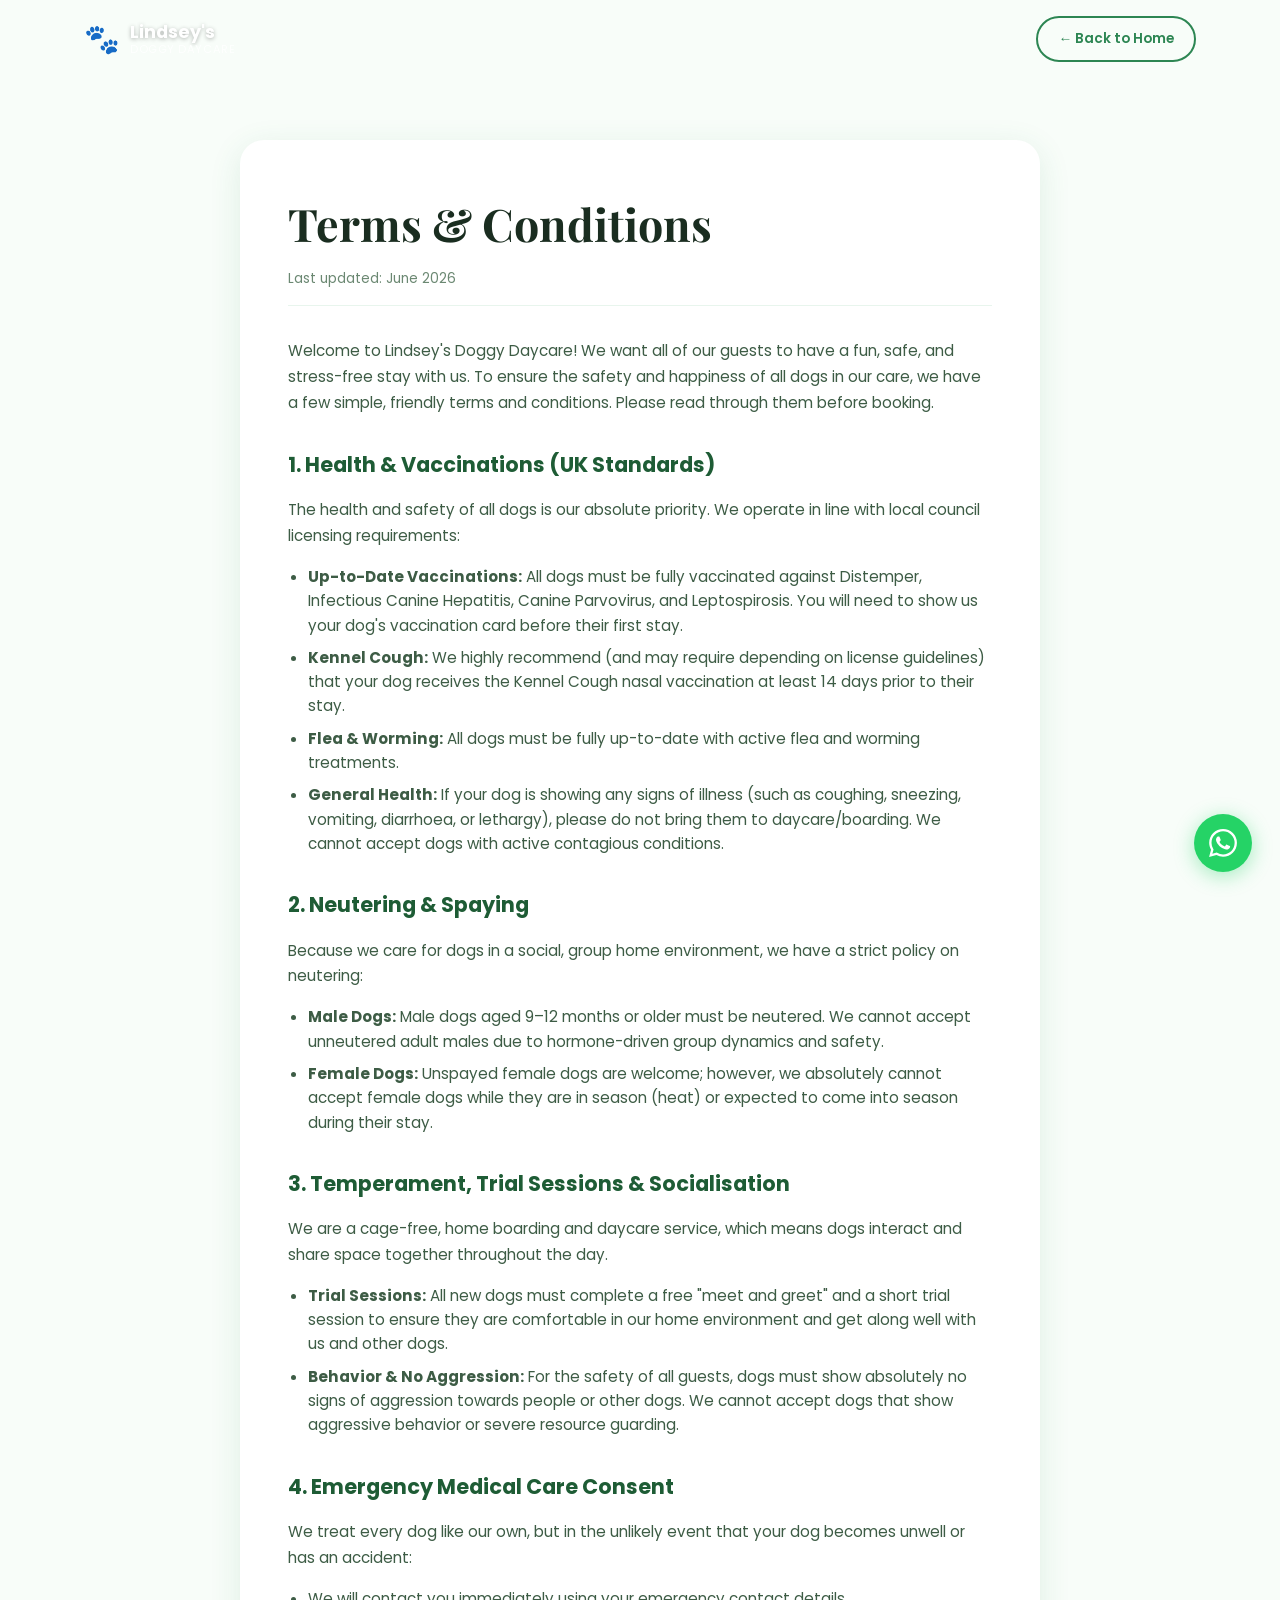
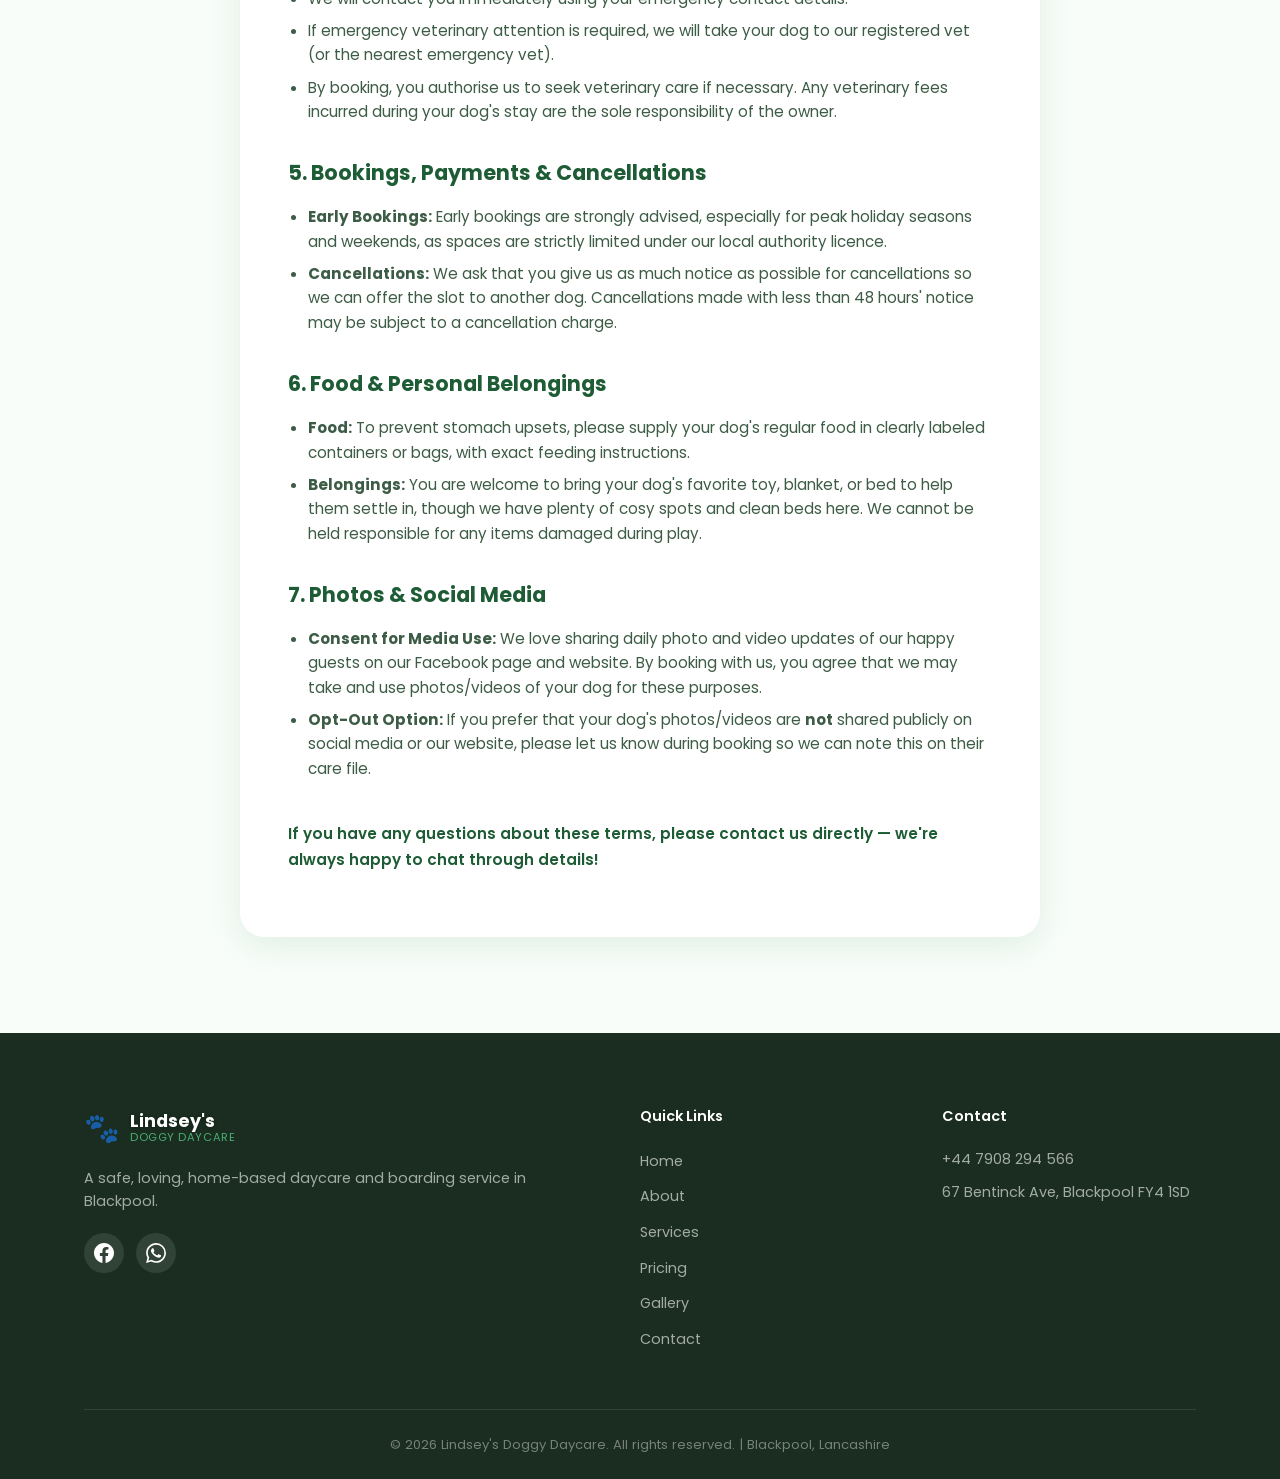
<file: terms.html>
<!DOCTYPE html>
<html lang="en">
<head>
  <meta charset="UTF-8" />
  <meta name="viewport" content="width=device-width, initial-scale=1.0" />
  <title>Terms & Conditions | Lindsey's Doggy Daycare</title>
  <meta name="description" content="Friendly terms & conditions for Lindsey's Doggy Daycare. Please review our vaccination, neutering, and health policies before booking." />
  <link rel="preconnect" href="https://fonts.googleapis.com" />
  <link rel="preconnect" href="https://fonts.gstatic.com" crossorigin />
  <link href="https://fonts.googleapis.com/css2?family=Poppins:wght@300;400;500;600;700&family=Playfair+Display:wght@700&display=swap" rel="stylesheet" />
  <link rel="stylesheet" href="css/style.css" />
</head>
<body>

  <!-- Navigation -->
  <nav id="navbar" class="scrolled">
    <div class="nav-container">
      <a href="index.html" class="logo">
        <span class="logo-paw">🐾</span>
        <div class="logo-text">
          <span class="logo-name">Lindsey's</span>
          <span class="logo-sub">Doggy Daycare</span>
        </div>
      </a>
      <a href="index.html" class="btn btn-outline-green btn-sm" style="border-radius: 50px;">← Back to Home</a>
    </div>
  </nav>

  <!-- Terms Content -->
  <main class="terms-section">
    <div class="container">
      <article class="terms-card">
        <h1>Terms & Conditions</h1>
        <p class="terms-meta">Last updated: June 2026</p>
        
        <div class="terms-content">
          <p>Welcome to Lindsey's Doggy Daycare! We want all of our guests to have a fun, safe, and stress-free stay with us. To ensure the safety and happiness of all dogs in our care, we have a few simple, friendly terms and conditions. Please read through them before booking.</p>

          <h2>1. Health & Vaccinations (UK Standards)</h2>
          <p>The health and safety of all dogs is our absolute priority. We operate in line with local council licensing requirements:</p>
          <ul>
            <li><strong>Up-to-Date Vaccinations:</strong> All dogs must be fully vaccinated against Distemper, Infectious Canine Hepatitis, Canine Parvovirus, and Leptospirosis. You will need to show us your dog's vaccination card before their first stay.</li>
            <li><strong>Kennel Cough:</strong> We highly recommend (and may require depending on license guidelines) that your dog receives the Kennel Cough nasal vaccination at least 14 days prior to their stay.</li>
            <li><strong>Flea & Worming:</strong> All dogs must be fully up-to-date with active flea and worming treatments.</li>
            <li><strong>General Health:</strong> If your dog is showing any signs of illness (such as coughing, sneezing, vomiting, diarrhoea, or lethargy), please do not bring them to daycare/boarding. We cannot accept dogs with active contagious conditions.</li>
          </ul>

          <h2>2. Neutering & Spaying</h2>
          <p>Because we care for dogs in a social, group home environment, we have a strict policy on neutering:</p>
          <ul>
            <li><strong>Male Dogs:</strong> Male dogs aged 9–12 months or older must be neutered. We cannot accept unneutered adult males due to hormone-driven group dynamics and safety.</li>
            <li><strong>Female Dogs:</strong> Unspayed female dogs are welcome; however, we absolutely cannot accept female dogs while they are in season (heat) or expected to come into season during their stay.</li>
          </ul>

          <h2>3. Temperament, Trial Sessions & Socialisation</h2>
          <p>We are a cage-free, home boarding and daycare service, which means dogs interact and share space together throughout the day.</p>
          <ul>
            <li><strong>Trial Sessions:</strong> All new dogs must complete a free "meet and greet" and a short trial session to ensure they are comfortable in our home environment and get along well with us and other dogs.</li>
            <li><strong>Behavior & No Aggression:</strong> For the safety of all guests, dogs must show absolutely no signs of aggression towards people or other dogs. We cannot accept dogs that show aggressive behavior or severe resource guarding.</li>
          </ul>

          <h2>4. Emergency Medical Care Consent</h2>
          <p>We treat every dog like our own, but in the unlikely event that your dog becomes unwell or has an accident:</p>
          <ul>
            <li>We will contact you immediately using your emergency contact details.</li>
            <li>If emergency veterinary attention is required, we will take your dog to our registered vet (or the nearest emergency vet).</li>
            <li>By booking, you authorise us to seek veterinary care if necessary. Any veterinary fees incurred during your dog's stay are the sole responsibility of the owner.</li>
          </ul>

          <h2>5. Bookings, Payments & Cancellations</h2>
          <ul>
            <li><strong>Early Bookings:</strong> Early bookings are strongly advised, especially for peak holiday seasons and weekends, as spaces are strictly limited under our local authority licence.</li>
            <li><strong>Cancellations:</strong> We ask that you give us as much notice as possible for cancellations so we can offer the slot to another dog. Cancellations made with less than 48 hours' notice may be subject to a cancellation charge.</li>
          </ul>

          <h2>6. Food & Personal Belongings</h2>
          <ul>
            <li><strong>Food:</strong> To prevent stomach upsets, please supply your dog's regular food in clearly labeled containers or bags, with exact feeding instructions.</li>
            <li><strong>Belongings:</strong> You are welcome to bring your dog's favorite toy, blanket, or bed to help them settle in, though we have plenty of cosy spots and clean beds here. We cannot be held responsible for any items damaged during play.</li>
          </ul>

          <h2>7. Photos & Social Media</h2>
          <ul>
            <li><strong>Consent for Media Use:</strong> We love sharing daily photo and video updates of our happy guests on our Facebook page and website. By booking with us, you agree that we may take and use photos/videos of your dog for these purposes.</li>
            <li><strong>Opt-Out Option:</strong> If you prefer that your dog's photos/videos are <strong>not</strong> shared publicly on social media or our website, please let us know during booking so we can note this on their care file.</li>
          </ul>
          
          <p style="margin-top: 40px; font-weight: 600; color: var(--green-dark);">If you have any questions about these terms, please contact us directly — we're always happy to chat through details!</p>
        </div>
      </article>
    </div>
  </main>

  <!-- Footer -->
  <footer class="footer">
    <div class="container">
      <div class="footer-grid">
        <div class="footer-brand">
          <div class="logo">
            <span class="logo-paw">🐾</span>
            <div class="logo-text">
              <span class="logo-name">Lindsey's</span>
              <span class="logo-sub">Doggy Daycare</span>
            </div>
          </div>
          <p class="footer-tagline-text"></p>
          <div class="footer-social">
            <a href="https://www.facebook.com/p/Lindseys-doggy-daycare-100088533541900/" target="_blank" rel="noopener" aria-label="Facebook">
              <svg xmlns="http://www.w3.org/2000/svg" width="20" height="20" viewBox="0 0 24 24" fill="currentColor"><path d="M24 12.073c0-6.627-5.373-12-12-12s-12 5.373-12 12c0 5.99 4.388 10.954 10.125 11.854v-8.385H7.078v-3.47h3.047V9.43c0-3.007 1.792-4.669 4.533-4.669 1.312 0 2.686.235 2.686.235v2.953H15.83c-1.491 0-1.956.925-1.956 1.874v2.25h3.328l-.532 3.47h-2.796v8.385C19.612 23.027 24 18.062 24 12.073z"/></svg>
            </a>
            <a href="https://wa.me/447908294566" class="whatsapp-float-link" target="_blank" rel="noopener" aria-label="WhatsApp">
              <svg xmlns="http://www.w3.org/2000/svg" width="20" height="20" viewBox="0 0 24 24" fill="currentColor"><path d="M17.472 14.382c-.297-.149-1.758-.867-2.03-.967-.273-.099-.471-.148-.67.15-.197.297-.767.966-.94 1.164-.173.199-.347.223-.644.075-.297-.15-1.255-.463-2.39-1.475-.883-.788-1.48-1.761-1.653-2.059-.173-.297-.018-.458.13-.606.134-.133.298-.347.446-.52.149-.174.198-.298.298-.497.099-.198.05-.371-.025-.52-.075-.149-.669-1.612-.916-2.207-.242-.579-.487-.5-.669-.51-.173-.008-.371-.01-.57-.01-.198 0-.52.074-.792.372-.272.297-1.04 1.016-1.04 2.479 0 1.462 1.065 2.875 1.213 3.074.149.198 2.096 3.2 5.077 4.487.709.306 1.262.489 1.694.625.712.227 1.36.195 1.871.118.571-.085 1.758-.719 2.006-1.413.248-.694.248-1.289.173-1.413-.074-.124-.272-.198-.57-.347m-5.421 7.403h-.004a9.87 9.87 0 01-5.031-1.378l-.361-.214-3.741.982.998-3.648-.235-.374a9.86 9.86 0 01-1.51-5.26c.001-5.45 4.436-9.884 9.888-9.884 2.64 0 5.122 1.03 6.988 2.898a9.825 9.825 0 012.893 6.994c-.003 5.45-4.437 9.884-9.885 9.884m8.413-18.297A11.815 11.815 0 0012.05 0C5.495 0 .16 5.335.157 11.892c0 2.096.547 4.142 1.588 5.945L.057 24l6.305-1.654a11.882 11.882 0 005.683 1.448h.005c6.554 0 11.89-5.335 11.893-11.893a11.821 11.821 0 00-3.48-8.413z"/></svg>
            </a>
          </div>
        </div>
        <div class="footer-links">
          <h4>Quick Links</h4>
          <ul>
            <li><a href="index.html#home">Home</a></li>
            <li><a href="index.html#about">About</a></li>
            <li><a href="index.html#services">Services</a></li>
            <li><a href="index.html#pricing">Pricing</a></li>
            <li><a href="index.html#gallery">Gallery</a></li>
            <li><a href="index.html#contact">Contact</a></li>
          </ul>
        </div>
        <div class="footer-contact">
          <h4>Contact</h4>
          <p><a href="tel:+447908294566" class="footer-phone-link">+44 7908 294 566</a></p>
          <p class="footer-address-text">67 Bentinck Ave<br/>Blackpool FY4 1SD</p>
        </div>
      </div>
      <div class="footer-bottom">
        <p>© 2026 Lindsey's Doggy Daycare. All rights reserved. | Blackpool, Lancashire</p>
      </div>
    </div>
  </footer>

  <a href="https://wa.me/447908294566" class="whatsapp-float" target="_blank" rel="noopener" aria-label="Chat on WhatsApp">
    <svg xmlns="http://www.w3.org/2000/svg" width="28" height="28" viewBox="0 0 24 24" fill="white"><path d="M17.472 14.382c-.297-.149-1.758-.867-2.03-.967-.273-.099-.471-.148-.67.15-.197.297-.767.966-.94 1.164-.173.199-.347.223-.644.075-.297-.15-1.255-.463-2.39-1.475-.883-.788-1.48-1.761-1.653-2.059-.173-.297-.018-.458.13-.606.134-.133.298-.347.446-.52.149-.174.198-.298.298-.497.099-.198.05-.371-.025-.52-.075-.149-.669-1.612-.916-2.207-.242-.579-.487-.5-.669-.51-.173-.008-.371-.01-.57-.01-.198 0-.52.074-.792.372-.272.297-1.04 1.016-1.04 2.479 0 1.462 1.065 2.875 1.213 3.074.149.198 2.096 3.2 5.077 4.487.709.306 1.262.489 1.694.625.712.227 1.36.195 1.871.118.571-.085 1.758-.719 2.006-1.413.248-.694.248-1.289.173-1.413-.074-.124-.272-.198-.57-.347m-5.421 7.403h-.004a9.87 9.87 0 01-5.031-1.378l-.361-.214-3.741.982.998-3.648-.235-.374a9.86 9.86 0 01-1.51-5.26c.001-5.45 4.436-9.884 9.888-9.884 2.64 0 5.122 1.03 6.988 2.898a9.825 9.825 0 012.893 6.994c-.003 5.45-4.437 9.884-9.885 9.884m8.413-18.297A11.815 11.815 0 0012.05 0C5.495 0 .16 5.335.157 11.892c0 2.096.547 4.142 1.588 5.945L.057 24l6.305-1.654a11.882 11.882 0 005.683 1.448h.005c6.554 0 11.89-5.335 11.893-11.893a11.821 11.821 0 00-3.48-8.413z"/></svg>
  </a>

  <script src="config.js"></script>
  <script src="js/main.js"></script>
</body>
</html>
</file>
<file: css/style.css>
/* ===========================
   LINDSEY'S DOGGY DAYCARE
   Fresh & Clean Green Theme
   =========================== */

*, *::before, *::after { box-sizing: border-box; margin: 0; padding: 0; }

:root {
  --green-dark:    #1e5c35;
  --green-main:    #2d8653;
  --green-light:   #4aad73;
  --green-pale:    #e8f5ed;
  --green-mint:    #f0faf4;
  --white:         #ffffff;
  --off-white:     #f8fdf9;
  --text-dark:     #1a2d20;
  --text-mid:      #3d5c45;
  --text-light:    #6b8872;
  --gold:          #f5a623;
  --shadow-sm:     0 2px 8px rgba(45,134,83,0.08);
  --shadow-md:     0 8px 32px rgba(45,134,83,0.12);
  --shadow-lg:     0 20px 60px rgba(45,134,83,0.15);
  --radius-sm:     8px;
  --radius-md:     16px;
  --radius-lg:     24px;
  --transition:    0.3s cubic-bezier(0.4, 0, 0.2, 1);
}

html { scroll-behavior: smooth; }

body {
  font-family: 'Poppins', sans-serif;
  color: var(--text-dark);
  background: var(--white);
  line-height: 1.6;
  overflow-x: hidden;
}

/* ---- UTILITY ---- */
.container { max-width: 1160px; margin: 0 auto; padding: 0 24px; }
.section    { padding: 96px 0; }
.section-alt { background: var(--off-white); }

.section-header {
  text-align: center;
  max-width: 640px;
  margin: 0 auto 64px;
}
.section-label {
  display: inline-block;
  background: var(--green-pale);
  color: var(--green-main);
  font-size: 0.8rem;
  font-weight: 600;
  letter-spacing: 0.12em;
  text-transform: uppercase;
  padding: 6px 16px;
  border-radius: 50px;
  margin-bottom: 16px;
}
.section-header h2 {
  font-family: 'Playfair Display', serif;
  font-size: clamp(1.8rem, 4vw, 2.8rem);
  color: var(--text-dark);
  line-height: 1.2;
  margin-bottom: 16px;
}
.section-header p {
  color: var(--text-light);
  font-size: 1.05rem;
}

/* ---- BUTTONS ---- */
.btn {
  display: inline-flex;
  align-items: center;
  gap: 8px;
  padding: 14px 28px;
  border-radius: 50px;
  font-family: 'Poppins', sans-serif;
  font-weight: 600;
  font-size: 0.95rem;
  text-decoration: none;
  cursor: pointer;
  border: 2px solid transparent;
  transition: var(--transition);
  white-space: nowrap;
}
.btn-primary  { background: var(--green-main); color: var(--white); }
.btn-primary:hover { background: var(--green-dark); transform: translateY(-2px); box-shadow: var(--shadow-md); }
.btn-outline  { background: transparent; color: var(--white); border-color: rgba(255,255,255,0.8); }
.btn-outline:hover { background: rgba(255,255,255,0.2); color: var(--white); border-color: var(--white); transform: translateY(-2px); }
/* Green outline variant — used outside the hero */
.btn-outline-green { background: transparent; color: var(--green-main); border-color: var(--green-main); }
.btn-outline-green:hover { background: var(--green-main); color: var(--white); transform: translateY(-2px); }
.btn-white    { background: var(--white); color: var(--green-main); }
.btn-white:hover { background: var(--green-pale); transform: translateY(-2px); }
.btn-sm       { padding: 10px 20px; font-size: 0.85rem; }
.btn-full     { width: 100%; justify-content: center; }

/* ---- NAVBAR ---- */
#navbar {
  position: fixed;
  top: 0; left: 0; right: 0;
  z-index: 1000;
  padding: 16px 0;
  transition: var(--transition);
}
#navbar.scrolled {
  background: rgba(255,255,255,0.97);
  backdrop-filter: blur(12px);
  box-shadow: var(--shadow-sm);
  padding: 12px 0;
}
.nav-container {
  max-width: 1160px;
  margin: 0 auto;
  padding: 0 24px;
  display: flex;
  align-items: center;
  justify-content: space-between;
}
.logo {
  display: flex;
  align-items: center;
  gap: 10px;
  text-decoration: none;
}
.logo-paw { font-size: 1.8rem; }
.logo-text { display: flex; flex-direction: column; line-height: 1.1; }
.logo-name { font-weight: 700; font-size: 1.1rem; color: var(--white); text-shadow: 0 1px 4px rgba(0,0,0,0.3); }
.logo-sub  { font-size: 0.7rem; color: rgba(255,255,255,0.85); letter-spacing: 0.05em; text-transform: uppercase; }

.nav-links {
  display: flex;
  align-items: center;
  gap: 8px;
  list-style: none;
}
.nav-link {
  text-decoration: none;
  color: rgba(255,255,255,0.9);
  font-weight: 500;
  font-size: 0.9rem;
  padding: 8px 12px;
  border-radius: var(--radius-sm);
  transition: var(--transition);
}
.nav-link:hover { color: var(--white); background: rgba(255,255,255,0.15); }
.nav-cta {
  background: var(--white);
  color: var(--green-dark) !important;
  padding: 10px 20px;
  border-radius: 50px;
}
.nav-cta:hover { background: var(--green-pale) !important; }

/* When scrolled — switch to dark text */
#navbar.scrolled .nav-link { color: var(--text-dark); }
#navbar.scrolled .nav-link:hover { color: var(--green-main); background: var(--green-pale); }
#navbar.scrolled .nav-cta { background: var(--green-main); color: var(--white) !important; }
#navbar.scrolled .nav-cta:hover { background: var(--green-dark) !important; }
#navbar.scrolled .logo-name { color: var(--green-dark); }
#navbar.scrolled .logo-sub  { color: var(--green-light); }

.hamburger {
  display: none;
  flex-direction: column;
  gap: 5px;
  background: none;
  border: none;
  cursor: pointer;
  padding: 4px;
}
.hamburger span {
  display: block;
  width: 24px;
  height: 2px;
  background: var(--text-dark);
  border-radius: 2px;
  transition: var(--transition);
}

/* ---- HERO ---- */
.hero {
  position: relative;
  min-height: 100vh;
  display: flex;
  align-items: center;
  overflow: hidden;
}
.hero-img {
  position: absolute;
  inset: 0;
  width: 100%;
  height: 100%;
  object-fit: cover;
  object-position: center;
}
.hero-overlay {
  position: absolute;
  inset: 0;
  background: linear-gradient(135deg, rgba(20,60,30,0.75) 0%, rgba(45,134,83,0.4) 100%);
  z-index: 1;
}
.hero-content {
  position: relative;
  z-index: 2;
  max-width: 1160px;
  margin: 0 auto;
  padding: 120px 24px 80px;
  color: var(--white);
}
.hero-badge {
  display: inline-flex;
  align-items: center;
  gap: 4px;
  background: rgba(255,255,255,0.15);
  backdrop-filter: blur(8px);
  border: 1px solid rgba(255,255,255,0.3);
  color: var(--white);
  padding: 8px 20px;
  border-radius: 50px;
  font-size: 0.85rem;
  font-weight: 600;
  margin-bottom: 24px;
  letter-spacing: 0.02em;
}
.hero-badge-link {
  color: var(--white);
  text-decoration: none;
  transition: opacity 0.2s ease;
}
.hero-badge-link:hover { opacity: 0.8; text-decoration: underline; }
.hero-badge-sep { opacity: 0.7; }
.hero-content h1 {
  font-family: 'Playfair Display', serif;
  font-size: clamp(2.5rem, 7vw, 5rem);
  line-height: 1.1;
  margin-bottom: 24px;
  text-shadow: 0 2px 20px rgba(0,0,0,0.2);
}
.hero-content p {
  font-size: clamp(1rem, 2vw, 1.2rem);
  max-width: 540px;
  opacity: 0.92;
  margin-bottom: 40px;
  line-height: 1.7;
}
.hero-buttons { display: flex; gap: 16px; flex-wrap: wrap; margin-bottom: 64px; }
.hero-stats {
  display: flex;
  align-items: center;
  gap: 32px;
  background: rgba(255,255,255,0.12);
  backdrop-filter: blur(12px);
  border: 1px solid rgba(255,255,255,0.2);
  border-radius: var(--radius-md);
  padding: 20px 32px;
  width: fit-content;
}
.stat { display: flex; flex-direction: column; align-items: center; }
.stat-num { font-size: 1.5rem; font-weight: 700; }
.stat-label { font-size: 0.75rem; opacity: 0.8; letter-spacing: 0.05em; }
.stat-divider { width: 1px; height: 40px; background: rgba(255,255,255,0.3); }

/* ---- ABOUT ---- */
.about-grid {
  display: grid;
  grid-template-columns: 1fr 1fr;
  gap: 80px;
  align-items: center;
}
.about-image-wrap {
  position: relative;
}
.about-img {
  width: 100%;
  height: 520px;
  object-fit: cover;
  border-radius: var(--radius-lg);
  box-shadow: var(--shadow-lg);
}
.about-badge {
  position: absolute;
  bottom: -20px;
  right: -20px;
  background: var(--white);
  border-radius: var(--radius-md);
  padding: 16px 20px;
  box-shadow: var(--shadow-md);
  display: flex;
  align-items: center;
  gap: 12px;
  font-size: 0.85rem;
  font-weight: 500;
  max-width: 200px;
}
.about-badge span { font-size: 1.8rem; }
.about-content .section-label { display: inline-block; }
.about-content h2 {
  font-family: 'Playfair Display', serif;
  font-size: clamp(1.8rem, 3.5vw, 2.5rem);
  margin: 16px 0 20px;
  line-height: 1.2;
}
.about-content p { color: var(--text-light); margin-bottom: 16px; }
.about-features { display: grid; grid-template-columns: 1fr 1fr; gap: 20px; margin-top: 32px; }
.feature-item {
  display: flex;
  gap: 12px;
  align-items: flex-start;
}
.feature-icon { font-size: 1.4rem; flex-shrink: 0; }
.feature-item strong { display: block; font-size: 0.9rem; color: var(--text-dark); margin-bottom: 2px; }
.feature-item p { font-size: 0.82rem; color: var(--text-light); margin: 0; }

/* ---- SERVICES ---- */
.services-grid { display: grid; grid-template-columns: 1fr 1fr; gap: 32px; }
.service-card {
  background: var(--white);
  border-radius: var(--radius-lg);
  padding: 40px;
  box-shadow: var(--shadow-sm);
  border: 1px solid rgba(45,134,83,0.1);
  transition: var(--transition);
  position: relative;
}
.service-card:hover { transform: translateY(-4px); box-shadow: var(--shadow-md); }
.service-card-featured {
  background: linear-gradient(135deg, var(--green-dark) 0%, var(--green-main) 100%);
  color: var(--white);
  border-color: transparent;
}
.service-badge-top {
  position: absolute;
  top: -12px;
  left: 50%;
  transform: translateX(-50%);
  background: var(--gold);
  color: #fff;
  font-size: 0.75rem;
  font-weight: 700;
  padding: 4px 16px;
  border-radius: 50px;
  white-space: nowrap;
}
.service-icon { font-size: 2.5rem; margin-bottom: 20px; }
.service-card h3 { font-size: 1.4rem; margin-bottom: 12px; }
.service-card p { font-size: 0.95rem; opacity: 0.85; margin-bottom: 20px; }
.service-list { list-style: none; margin-bottom: 24px; }
.service-list li { font-size: 0.9rem; padding: 6px 0; opacity: 0.9; }
.service-price { font-size: 1rem; font-weight: 600; margin-bottom: 24px; }
.service-price strong { font-size: 1.5rem; }
.service-card-featured .service-price { color: var(--white); }

/* ---- PRICING ---- */
.pricing-grid { display: grid; grid-template-columns: 1fr 1fr; gap: 32px; max-width: 800px; margin: 0 auto; }
.pricing-card {
  background: var(--white);
  border: 2px solid var(--green-pale);
  border-radius: var(--radius-lg);
  padding: 48px 40px;
  text-align: center;
  transition: var(--transition);
  box-shadow: var(--shadow-sm);
}
.pricing-card:hover { border-color: var(--green-main); transform: translateY(-4px); box-shadow: var(--shadow-md); }
.pricing-card-featured {
  border-color: var(--green-main);
  background: linear-gradient(135deg, var(--green-pale) 0%, var(--green-mint) 100%);
}
.pricing-icon { font-size: 2.5rem; margin-bottom: 16px; }
.pricing-card h3 { font-size: 1.3rem; margin-bottom: 24px; color: var(--text-dark); }
.price { margin-bottom: 32px; }
.price-amount { font-size: 3.5rem; font-weight: 700; color: var(--green-main); line-height: 1; }
.price-per { display: block; font-size: 0.85rem; color: var(--text-light); margin-top: 4px; }
.pricing-list { list-style: none; text-align: left; margin-bottom: 32px; }
.pricing-list li {
  padding: 10px 0;
  border-bottom: 1px solid var(--green-pale);
  font-size: 0.9rem;
  color: var(--text-mid);
  display: flex;
  align-items: center;
  gap: 8px;
}
.pricing-list li::before { content: "✓"; color: var(--green-main); font-weight: 700; }
.pricing-note {
  text-align: center;
  margin-top: 40px;
  padding: 20px;
  background: var(--green-pale);
  border-radius: var(--radius-md);
}
.pricing-note a { color: var(--green-main); font-weight: 600; }

/* ---- GALLERY ---- */
.gallery-grid {
  display: grid;
  grid-template-columns: repeat(4, 1fr);
  grid-auto-rows: 220px;
  gap: 14px;
  grid-auto-flow: dense;
}
.gallery-item {
  position: relative;
  overflow: hidden;
  border-radius: var(--radius-md);
  cursor: pointer;
}
/* First photo spans 2 columns and 2 rows for visual impact */
.gallery-item-large {
  grid-column: span 2;
  grid-row: span 2;
}
.gallery-item img {
  width: 100%;
  height: 100%;
  object-fit: cover;
  transition: transform 0.5s ease;
}
.gallery-item:hover img { transform: scale(1.06); }
.gallery-overlay {
  position: absolute;
  inset: 0;
  background: linear-gradient(to top, rgba(30,92,53,0.75) 0%, transparent 55%);
  display: flex;
  align-items: flex-end;
  padding: 16px;
  opacity: 0;
  transition: var(--transition);
}
.gallery-item:hover .gallery-overlay { opacity: 1; }
.gallery-overlay span { color: var(--white); font-weight: 600; font-size: 0.88rem; }
.gallery-cta { text-align: center; margin-top: 40px; }
.gallery-cta p { color: var(--text-light); margin-bottom: 16px; }
.gallery-empty {
  text-align: center;
  padding: 64px 24px;
  color: var(--text-light);
  font-size: 1rem;
  background: var(--green-pale);
  border-radius: var(--radius-md);
  margin-bottom: 32px;
}


/* ---- TRUST BANNER ---- */
.trust-banner {
  background: linear-gradient(135deg, var(--green-dark) 0%, var(--green-main) 100%);
  padding: 36px 0;
}
.trust-grid {
  display: flex;
  align-items: center;
  justify-content: center;
  gap: 0;
  flex-wrap: wrap;
}
.trust-item {
  display: flex;
  align-items: center;
  gap: 16px;
  padding: 16px 40px;
  flex: 1;
  min-width: 220px;
  justify-content: center;
}
.trust-icon { font-size: 2rem; flex-shrink: 0; }
.trust-text { display: flex; flex-direction: column; }
.trust-text strong { color: var(--white); font-size: 1rem; font-weight: 700; margin-bottom: 4px; }
.trust-text span { color: rgba(255,255,255,0.82); font-size: 0.82rem; line-height: 1.4; }
.trust-text b { color: var(--white); font-weight: 700; letter-spacing: 0.04em; }
.trust-divider { width: 1px; height: 56px; background: rgba(255,255,255,0.25); flex-shrink: 0; }

/* ---- TESTIMONIALS ---- */
.overall-rating { display: flex; align-items: center; gap: 12px; justify-content: center; margin-top: 12px; }
.stars { color: var(--gold); font-size: 1.5rem; letter-spacing: 2px; }
.overall-rating span { color: var(--text-light); font-size: 0.95rem; }
.testimonials-grid { display: grid; grid-template-columns: repeat(3, 1fr); gap: 28px; }
.testimonial-card {
  background: var(--white);
  border-radius: var(--radius-md);
  padding: 32px;
  box-shadow: var(--shadow-sm);
  border: 1px solid var(--green-pale);
  transition: var(--transition);
}
.testimonial-card:hover { transform: translateY(-4px); box-shadow: var(--shadow-md); }
.testimonial-stars { color: var(--gold); font-size: 1.1rem; margin-bottom: 16px; letter-spacing: 2px; display: inline-block; }
a.testimonial-stars { text-decoration: none; cursor: pointer; transition: var(--transition); }
a.testimonial-stars:hover { text-shadow: 0 0 8px rgba(245,166,35,0.7); transform: scale(1.05); }
.testimonial-card p { color: var(--text-mid); font-size: 0.95rem; line-height: 1.7; margin-bottom: 24px; font-style: italic; }
.testimonial-author { display: flex; align-items: center; gap: 12px; }
.author-avatar {
  width: 44px; height: 44px;
  background: var(--green-main);
  color: var(--white);
  border-radius: 50%;
  display: flex;
  align-items: center;
  justify-content: center;
  font-weight: 700;
  font-size: 1rem;
  flex-shrink: 0;
}
.testimonial-author strong { display: block; font-size: 0.9rem; }
.testimonial-author span { font-size: 0.78rem; color: var(--text-light); }
.review-platform {
  display: inline-flex;
  align-items: center;
  gap: 6px;
  font-size: 0.72rem;
  font-weight: 600;
  letter-spacing: 0.04em;
  text-transform: uppercase;
  padding: 4px 10px;
  border-radius: 50px;
  margin-bottom: 12px;
  text-decoration: none;
  cursor: pointer;
  transition: var(--transition);
}
.review-platform:hover {
  transform: translateY(-1px);
  filter: brightness(0.96);
  box-shadow: 0 2px 8px rgba(0,0,0,0.06);
}
.review-platform--google { background: #f0f4ff; color: #4285F4; }
.review-platform--facebook { background: #eef3ff; color: #1877F2; }
.testimonials-cta { text-align: center; margin-top: 48px; display: flex; gap: 16px; justify-content: center; flex-wrap: wrap; }


/* ---- CONTACT ---- */
.contact-grid { display: grid; grid-template-columns: 1fr 1.4fr; gap: 64px; }
.contact-info h3 { font-size: 1.2rem; margin-bottom: 24px; }
.contact-detail {
  display: flex;
  gap: 16px;
  align-items: flex-start;
  margin-bottom: 28px;
}
.contact-icon { font-size: 1.4rem; flex-shrink: 0; }
.contact-detail strong { display: block; font-size: 0.8rem; font-weight: 600; text-transform: uppercase; letter-spacing: 0.08em; color: var(--text-light); margin-bottom: 4px; }
.contact-detail a, .contact-detail span { font-size: 0.95rem; color: var(--text-dark); text-decoration: none; }
.contact-detail a:hover { color: var(--green-main); }
.map-wrap { border-radius: var(--radius-md); overflow: hidden; box-shadow: var(--shadow-sm); margin-top: 32px; }

/* Contact Form */
.contact-form {
  background: var(--white);
  border-radius: var(--radius-lg);
  padding: 48px;
  box-shadow: var(--shadow-md);
}
.form-group { margin-bottom: 20px; }
.form-row { display: grid; grid-template-columns: 1fr 1fr; gap: 16px; }
label { display: block; font-size: 0.85rem; font-weight: 600; color: var(--text-dark); margin-bottom: 8px; }
input, select, textarea {
  width: 100%;
  padding: 13px 16px;
  border: 2px solid #e5e9e6;
  border-radius: var(--radius-sm);
  font-family: 'Poppins', sans-serif;
  font-size: 0.9rem;
  color: var(--text-dark);
  background: var(--white);
  transition: var(--transition);
  outline: none;
}
input:focus, select:focus, textarea:focus { border-color: var(--green-main); box-shadow: 0 0 0 3px rgba(45,134,83,0.1); }
textarea { resize: vertical; }
.form-success {
  margin-top: 16px;
  padding: 16px;
  background: var(--green-pale);
  border-radius: var(--radius-sm);
  color: var(--green-dark);
  font-weight: 600;
  text-align: center;
}

/* ---- FOOTER ---- */
.footer { background: var(--text-dark); color: rgba(255,255,255,0.8); padding: 72px 0 0; }
.footer-grid { display: grid; grid-template-columns: 2fr 1fr 1fr; gap: 48px; margin-bottom: 48px; }
.footer-brand .logo { margin-bottom: 16px; }
.footer-brand .logo-name { color: var(--white); }
.footer-brand .logo-sub { color: var(--green-light); }
.footer-brand p { font-size: 0.9rem; color: rgba(255,255,255,0.6); margin-bottom: 20px; }
.footer-social { display: flex; gap: 12px; }
.footer-social a {
  width: 40px; height: 40px;
  border-radius: 50%;
  background: rgba(255,255,255,0.1);
  display: flex;
  align-items: center;
  justify-content: center;
  color: var(--white);
  text-decoration: none;
  transition: var(--transition);
}
.footer-social a:hover { background: var(--green-main); transform: translateY(-2px); }
.footer-links h4, .footer-contact h4 { font-size: 0.9rem; font-weight: 600; color: var(--white); margin-bottom: 20px; }
.footer-links ul { list-style: none; }
.footer-links li { margin-bottom: 10px; }
.footer-links a, .footer-contact a {
  color: rgba(255,255,255,0.6);
  text-decoration: none;
  font-size: 0.9rem;
  transition: var(--transition);
}
.footer-links a:hover, .footer-contact a:hover { color: var(--green-light); }
.footer-contact p { font-size: 0.9rem; color: rgba(255,255,255,0.6); margin-bottom: 10px; }
.footer-bottom {
  border-top: 1px solid rgba(255,255,255,0.1);
  padding: 24px 0;
  text-align: center;
  font-size: 0.82rem;
  color: rgba(255,255,255,0.4);
}

/* ---- WHATSAPP FLOAT ---- */
.whatsapp-float {
  position: fixed;
  bottom: 28px;
  right: 28px;
  z-index: 999;
  width: 58px;
  height: 58px;
  background: #25d366;
  border-radius: 50%;
  display: flex;
  align-items: center;
  justify-content: center;
  box-shadow: 0 4px 20px rgba(37,211,102,0.4);
  transition: var(--transition);
}
.whatsapp-float:hover { transform: scale(1.1); box-shadow: 0 8px 32px rgba(37,211,102,0.5); }

/* ---- RESPONSIVE ---- */
@media (max-width: 1024px) {
  .about-grid     { grid-template-columns: 1fr; gap: 48px; }
  .about-img      { height: 380px; }
  .about-badge    { bottom: 16px; right: 16px; }
  .services-grid  { grid-template-columns: 1fr; }
  .contact-grid   { grid-template-columns: 1fr; }
  .testimonials-grid { grid-template-columns: 1fr 1fr; }
  .gallery-grid   { grid-template-columns: repeat(3, 1fr); }
}

@media (max-width: 768px) {
  .section { padding: 64px 0; }
  .nav-links {
    display: none;
    position: absolute;
    top: 100%;
    left: 0; right: 0;
    background: var(--white);
    flex-direction: column;
    align-items: stretch;
    padding: 16px;
    box-shadow: var(--shadow-md);
    border-top: 1px solid var(--green-pale);
  }
  .nav-links.open { display: flex; }
  .nav-links li { width: 100%; }
  .nav-link {
    display: block;
    padding: 12px 16px;
    color: var(--text-dark);
  }
  .nav-link:hover {
    color: var(--green-main);
    background: var(--green-pale);
  }
  .nav-cta {
    text-align: center;
    background: var(--green-main) !important;
    color: var(--white) !important;
  }
  .nav-cta:hover {
    background: var(--green-dark) !important;
  }
  .hamburger { display: flex; }
  #navbar {
    position: fixed;
    background: rgba(255,255,255,0.97);
    box-shadow: var(--shadow-sm);
  }
  #navbar .logo-name {
    color: var(--green-dark);
    text-shadow: none;
  }
  #navbar .logo-sub {
    color: var(--green-light);
  }
  .hero-stats { flex-direction: column; gap: 16px; }
  .stat-divider { width: 80px; height: 1px; }
  .gallery-grid { grid-template-columns: repeat(2, 1fr); grid-auto-rows: 200px; }
  .gallery-item-large { grid-column: span 2; grid-row: span 1; }
  .pricing-grid { grid-template-columns: 1fr; }
  .testimonials-grid { grid-template-columns: 1fr; }
  .footer-grid { grid-template-columns: 1fr; gap: 32px; }
  .about-features { grid-template-columns: 1fr; }
  .form-row { grid-template-columns: 1fr; }
  .contact-form { padding: 28px; }
  .hero-buttons { flex-direction: column; align-items: flex-start; }
}

@media (max-width: 480px) {
  .hero-content { padding: 100px 20px 60px; }
  .hero-stats { padding: 16px 20px; }
  .service-card { padding: 28px; }
  .pricing-card { padding: 32px 24px; }
}

/* ---- ANIMATIONS ---- */
@keyframes fadeInUp {
  from { opacity: 0; transform: translateY(24px); }
  to   { opacity: 1; transform: translateY(0); }
}
.fade-in-up { animation: fadeInUp 0.6s ease forwards; }

/* ---- TERMS & CONDITIONS ---- */
.terms-section {
  padding: 140px 0 96px;
  background: var(--off-white);
  min-height: 80vh;
}
.terms-card {
  background: var(--white);
  padding: 48px;
  border-radius: var(--radius-lg);
  box-shadow: var(--shadow-md);
  max-width: 800px;
  margin: 0 auto;
}
.terms-card h1 {
  font-family: 'Playfair Display', serif;
  font-size: clamp(2rem, 5vw, 2.8rem);
  color: var(--text-dark);
  margin-bottom: 8px;
}
.terms-meta {
  font-size: 0.85rem;
  color: var(--text-light);
  margin-bottom: 32px;
  border-bottom: 1px solid var(--green-pale);
  padding-bottom: 16px;
}
.terms-content h2 {
  font-size: 1.3rem;
  color: var(--green-dark);
  margin: 32px 0 16px;
}
.terms-content p {
  color: var(--text-mid);
  margin-bottom: 16px;
  font-size: 0.95rem;
  line-height: 1.7;
}
.terms-content ul {
  margin-bottom: 24px;
  padding-left: 20px;
  color: var(--text-mid);
}
.terms-content li {
  margin-bottom: 8px;
  font-size: 0.95rem;
  line-height: 1.6;
}

@media (max-width: 768px) {
  .terms-section { padding: 100px 0 64px; }
  .terms-card { padding: 24px; border-radius: var(--radius-md); }
}
</file>
